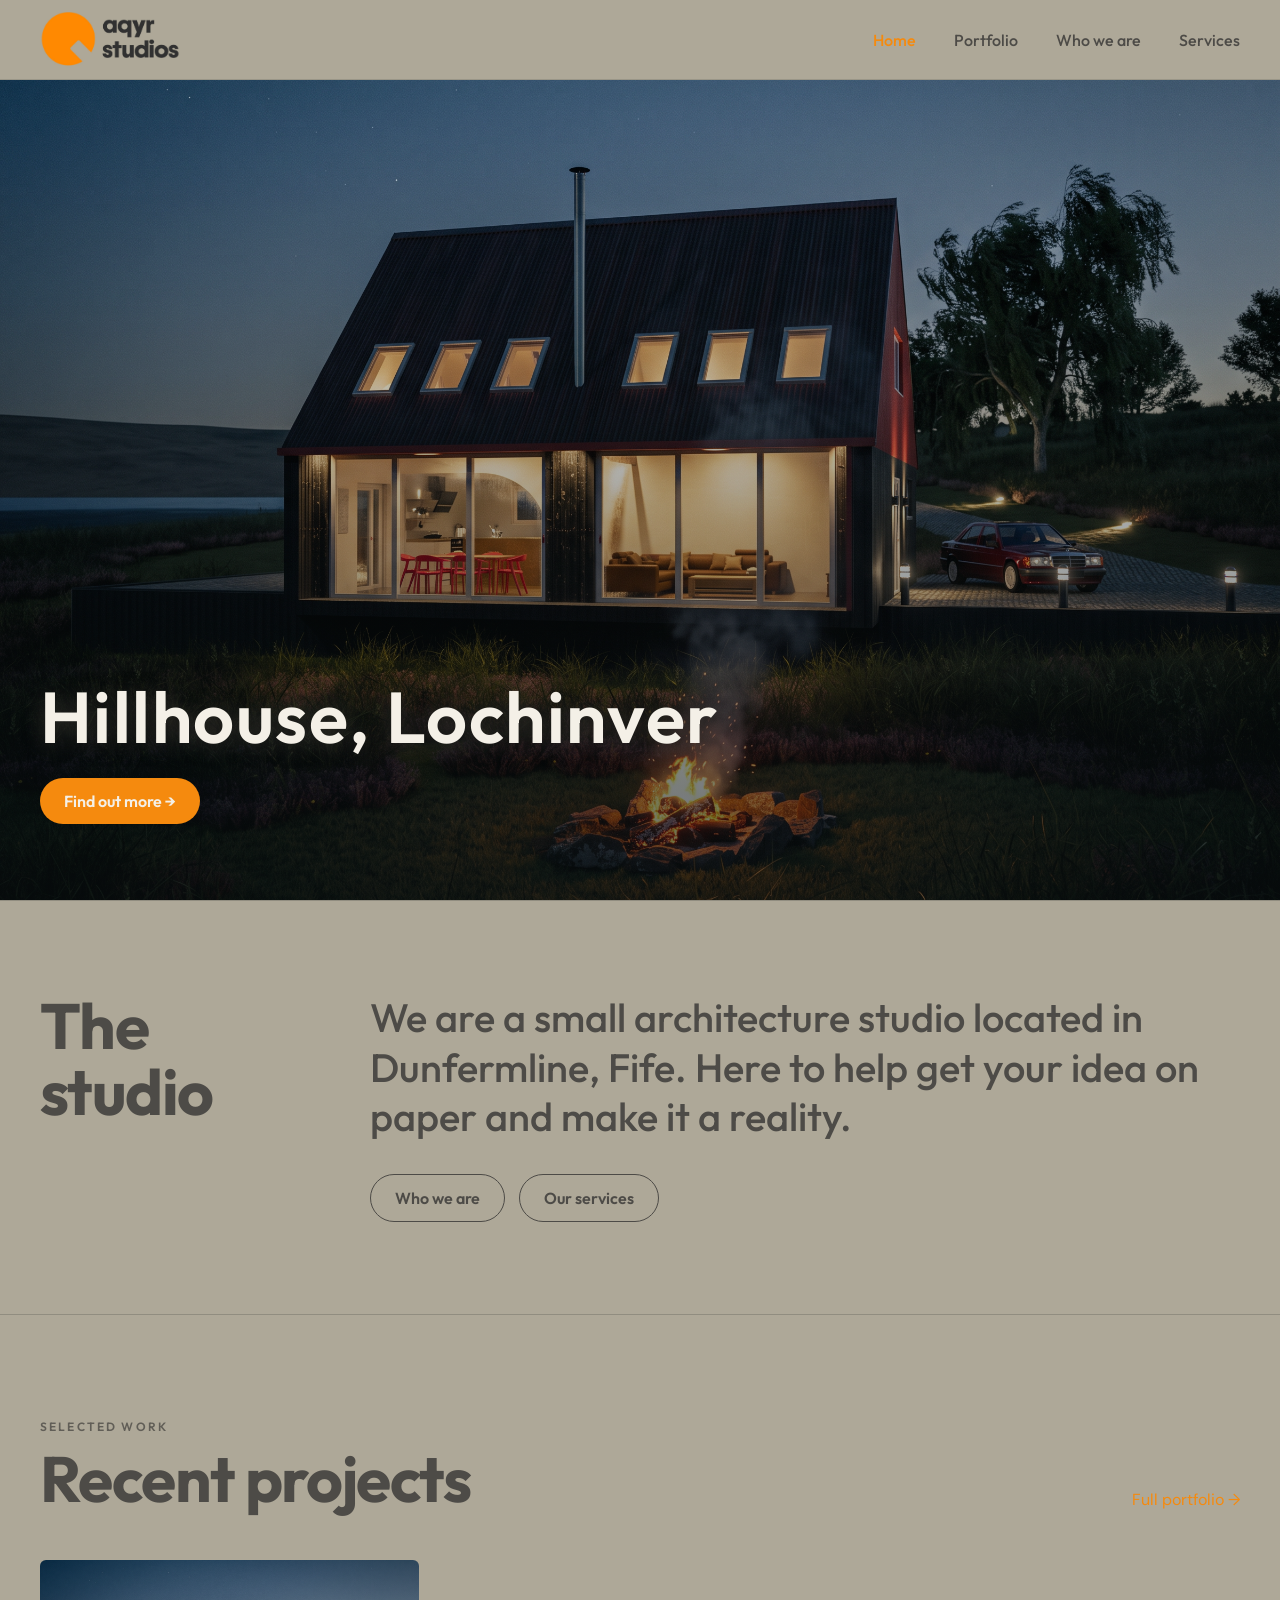
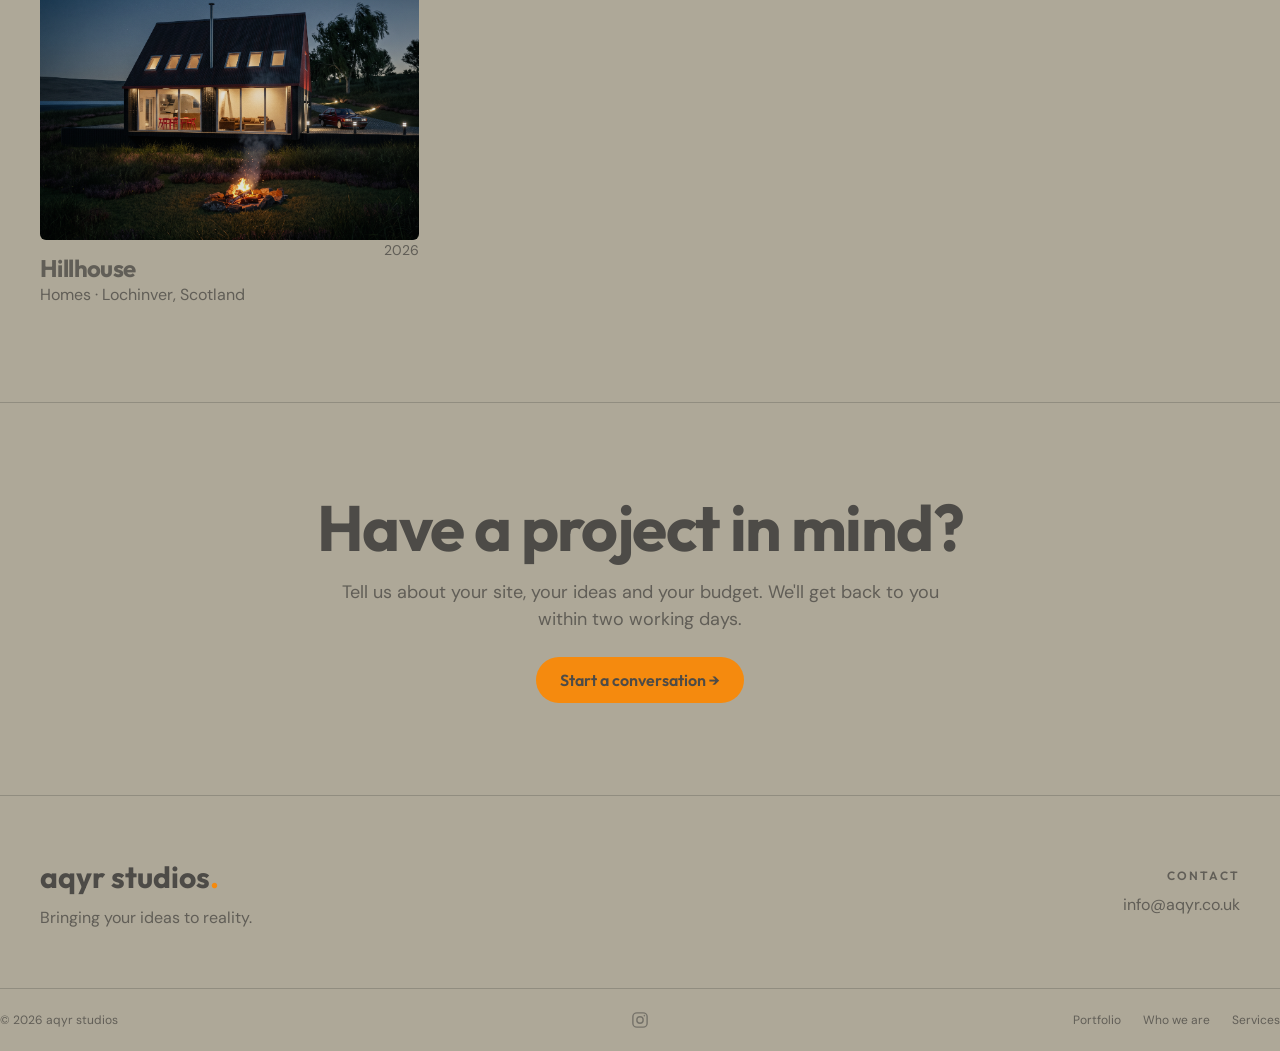
<file: index.html>
<!doctype html><html lang="en"><head><meta charset="utf-8"><meta name="viewport" content="width=device-width,initial-scale=1"><meta name="description" content="Architecture for homes, workplaces and public life."><title>aqyr studios — Architecture</title><link rel="stylesheet" href="styles.css"></head><body><header class="site-header"><div class="wrap header-inner"><a class="brand" href="index.html">aqyr studios<i>.</i></a><button class="menu-button">Menu</button><nav class="nav"><a class="active" href="index.html">Home</a><a href="portfolio.html">Portfolio</a><a href="who-we-are.html">Who we are</a><a href="services.html">Services</a></nav></div></header><main><section class="hero"><div class="wrap"><h1>Hillhouse, Lochinver</h1><a class="button" href="portfolio.html">Find out more →</a></div></section><section><div class="wrap pad intro"><p class="eyebrow">The studio</p><div><p>We're a small team of architects and designers. We listen closely, draw a lot, and build carefully — whether it's a family home, an office, or a library for a whole town.</p><div class="actions"><a class="button line" href="who-we-are.html">Who we are</a><a class="button line" href="services.html">Our services</a></div></div></div></section><section><div class="wrap pad"><div class="section-head"><div><p class="eyebrow">Selected work</p><h2>Recent projects</h2></div><a href="portfolio.html">Full portfolio →</a></div><div class="grid"><article class="project"><div class="placeholder"><span>◈</span>Image coming soon</div><div class="project-meta"><h3>Hillside House</h3><span>2025</span></div><p>Homes · Somerset, UK</p></article><article class="project"><div class="placeholder"><span>◈</span>Image coming soon</div><div class="project-meta"><h3>Foundry Yard Offices</h3><span>2025</span></div><p>Commercial · London, UK</p></article><article class="project"><div class="placeholder"><span>◈</span>Image coming soon</div><div class="project-meta"><h3>Northgate Library</h3><span>2024</span></div><p>Public · Leeds, UK</p></article></div></div></section><section><div class="wrap pad center"><h2>Have a project in mind?</h2><p>Tell us about your site, your ideas and your budget. We'll get back to you within two working days.</p><a class="button" href="mailto:hello@aqyrstudios.com">Start a conversation →</a></div></section></main><footer class="site-footer"><div class="wrap footer-grid"><div><a class="brand" href="index.html">aqyr studios<i>.</i></a><p>Architecture for homes, workplaces and public life.</p></div><div><p class="eyebrow">Visit</p><p>14 Foundry Lane<br>London E2 8DP</p></div><div><p class="eyebrow">Contact</p><p><a href="mailto:hello@aqyrstudios.com">hello@aqyrstudios.com</a><br><a href="tel:+442070000000">+44 20 7000 0000</a></p></div></div><div class="wrap footer-bottom"><span>© 2026 aqyr studios</span><nav><a href="portfolio.html">Portfolio</a><a href="who-we-are.html">Who we are</a><a href="services.html">Services</a></nav></div></footer><script src="script.js"></script></body></html>
</file>
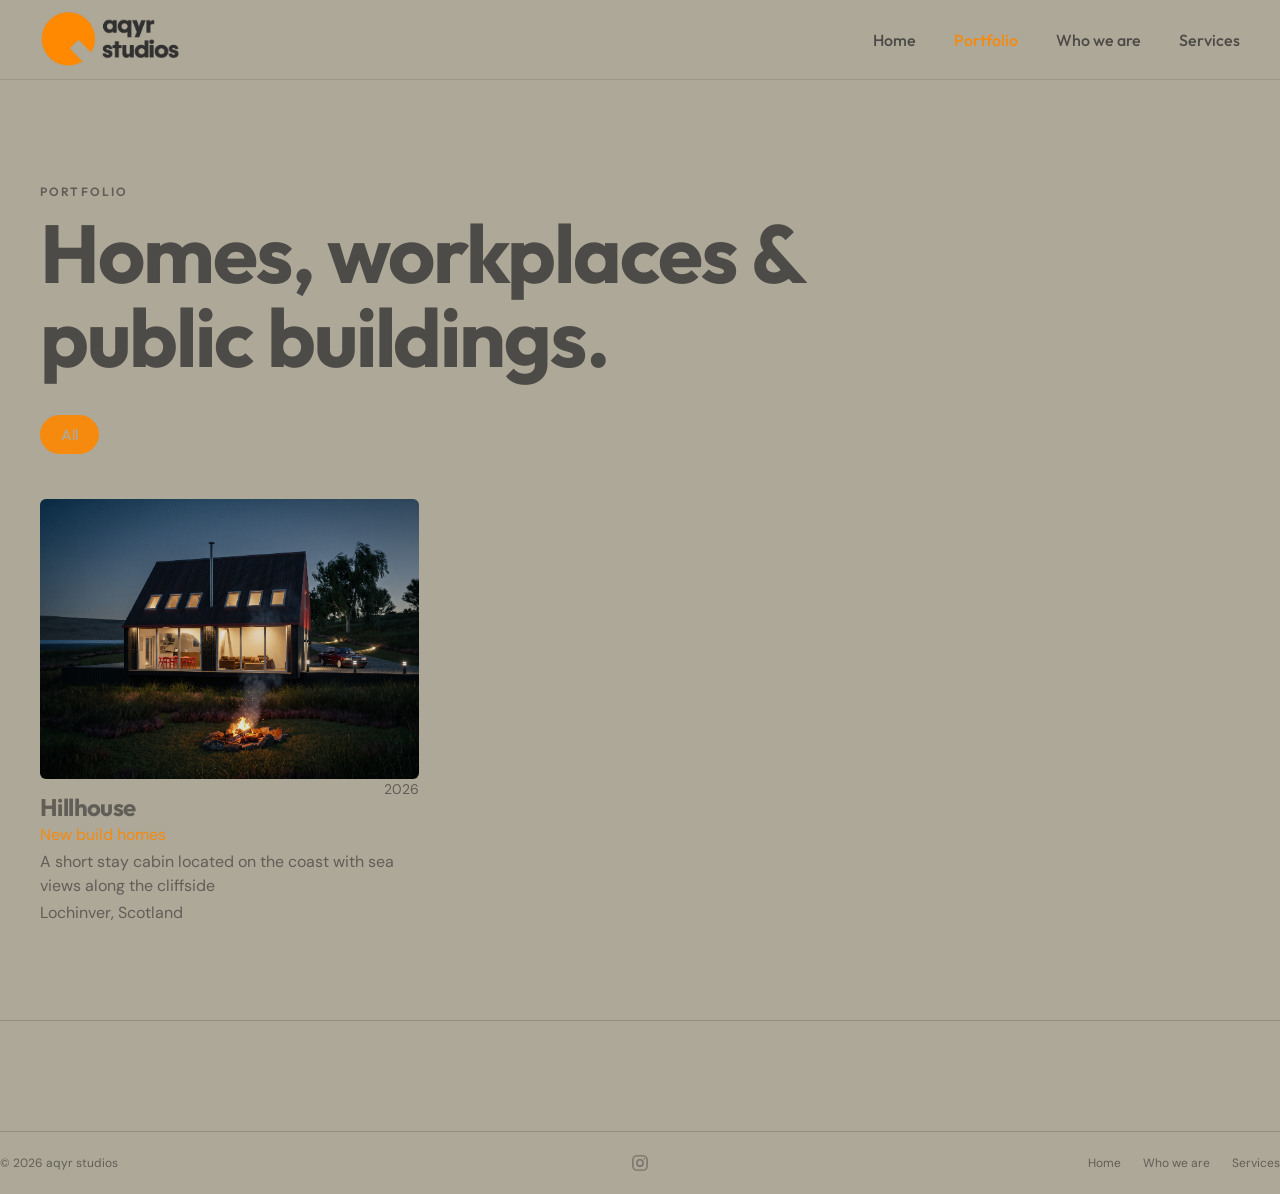
<file: portfolio.html>
<!doctype html><html lang="en"><head><meta charset="utf-8"><meta name="viewport" content="width=device-width,initial-scale=1"><title>Portfolio — aqyr studios</title><link rel="stylesheet" href="styles.css"></head><body><header class="site-header"><div class="wrap header-inner"><a class="brand" href="index.html">aqyr studios<i>.</i></a><button class="menu-button">Menu</button><nav class="nav"><a href="index.html">Home</a><a class="active" href="portfolio.html">Portfolio</a><a href="who-we-are.html">Who we are</a><a href="services.html">Services</a></nav></div></header><main><section><div class="wrap pad"><p class="eyebrow">Portfolio</p><h1 class="page-title">Homes, workplaces &amp; public buildings.</h1><div class="filters" role="tablist"><button class="filter active" data-filter="All">All</button><button class="filter" data-filter="Homes">Homes</button><button class="filter" data-filter="Commercial">Commercial</button><button class="filter" data-filter="Public">Public</button></div><div class="grid portfolio-grid"><article class="project" data-category="Homes"><div class="placeholder"><span>◈</span>Image coming soon</div><div class="project-meta"><h3>Hillside House</h3><span>2025</span></div><p class="orange">Homes</p><p>A low concrete and timber home set into a south-facing slope.</p><p>Somerset, UK</p></article><article class="project" data-category="Commercial"><div class="placeholder"><span>◈</span>Image coming soon</div><div class="project-meta"><h3>Foundry Yard Offices</h3><span>2025</span></div><p class="orange">Commercial</p><p>Six storeys of flexible workspace behind a deep precast facade.</p><p>London, UK</p></article><article class="project" data-category="Public"><div class="placeholder"><span>◈</span>Image coming soon</div><div class="project-meta"><h3>Northgate Library</h3><span>2024</span></div><p class="orange">Public</p><p>A civic library and community hall opening onto a new public square.</p><p>Leeds, UK</p></article><article class="project" data-category="Homes"><div class="placeholder"><span>◈</span>Image coming soon</div><div class="project-meta"><h3>Brick Lane Townhouse</h3><span>2024</span></div><p class="orange">Homes</p><p>A narrow infill house with deep brick window reveals.</p><p>London, UK</p></article><article class="project" data-category="Commercial"><div class="placeholder"><span>◈</span>Image coming soon</div><div class="project-meta"><h3>Harbour Market Hall</h3><span>2023</span></div><p class="orange">Commercial</p><p>The conversion of a dockside warehouse into a food market and cafés.</p><p>Bristol, UK</p></article><article class="project" data-category="Homes"><div class="placeholder"><span>◈</span>Image coming soon</div><div class="project-meta"><h3>Pine Cabin</h3><span>2023</span></div><p class="orange">Homes</p><p>A dark timber retreat with one large window to the forest.</p><p>Cairngorms, UK</p></article></div></div></section></main><footer class="site-footer"><div class="wrap footer-bottom"><span>© 2026 aqyr studios</span><nav><a href="index.html">Home</a><a href="who-we-are.html">Who we are</a><a href="services.html">Services</a></nav></div></footer><script src="script.js"></script></body></html>
</file>
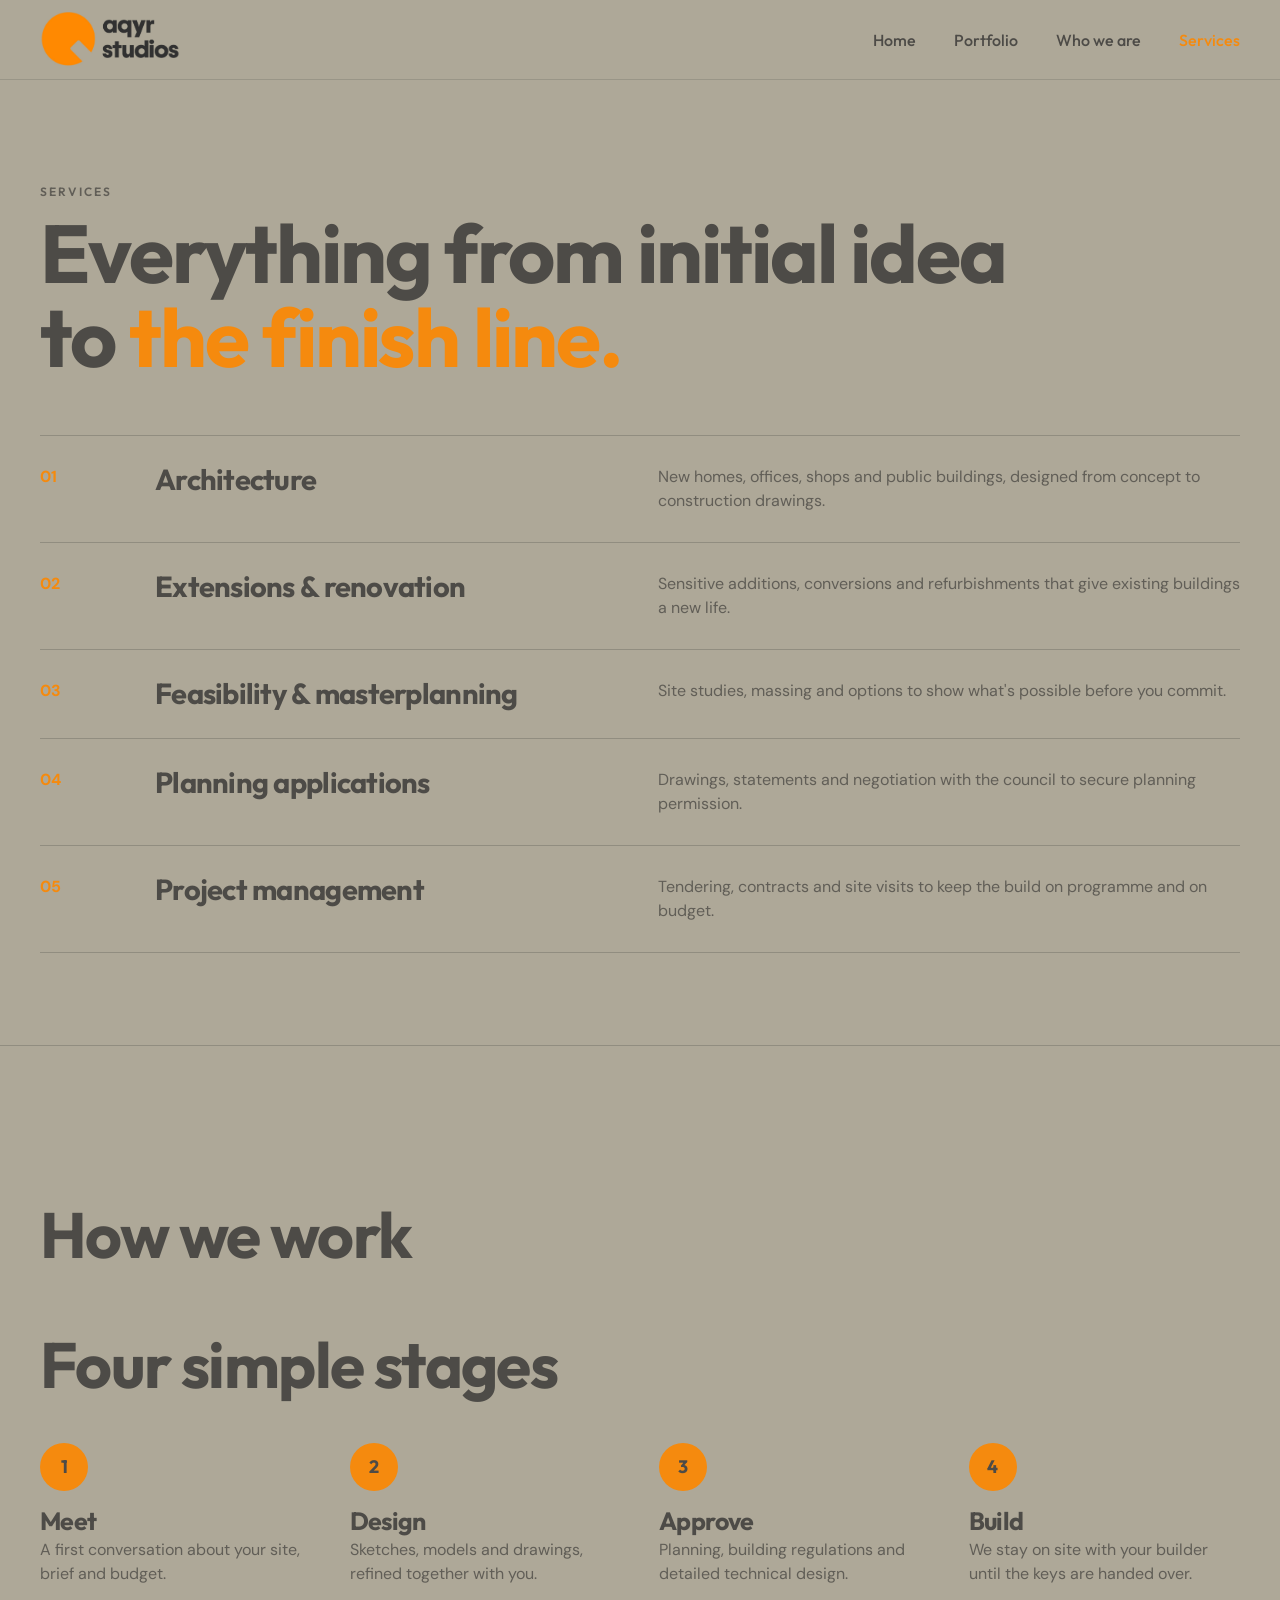
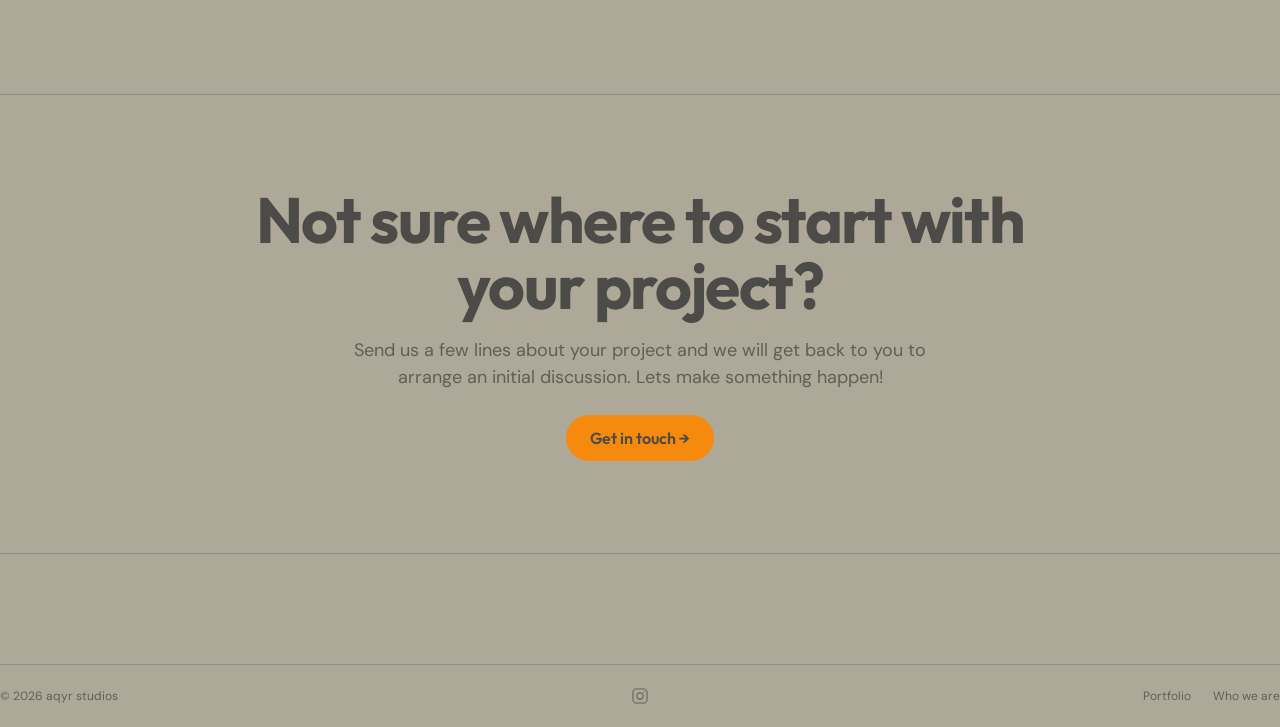
<file: services.html>
<!doctype html><html lang="en"><head><meta charset="utf-8"><meta name="viewport" content="width=device-width,initial-scale=1"><title>Services — aqyr studios</title><link rel="stylesheet" href="styles.css"></head><body><header class="site-header"><div class="wrap header-inner"><a class="brand" href="index.html">aqyr studios<i>.</i></a><button class="menu-button">Menu</button><nav class="nav"><a href="index.html">Home</a><a href="portfolio.html">Portfolio</a><a href="who-we-are.html">Who we are</a><a class="active" href="services.html">Services</a></nav></div></header><main><section><div class="wrap pad"><p class="eyebrow">Services</p><h1 class="page-title">Everything from first idea to <span class="orange">finished building.</span></h1><div class="services"><article class="service"><b class="orange">01</b><h2>Architecture</h2><p>New homes, offices, shops and public buildings, designed from concept to construction drawings.</p></article><article class="service"><b class="orange">02</b><h2>Extensions &amp; renovation</h2><p>Sensitive additions, conversions and refurbishments that give existing buildings a new life.</p></article><article class="service"><b class="orange">03</b><h2>Interior design</h2><p>Layouts, joinery, lighting and finishes that carry the architecture through to the details.</p></article><article class="service"><b class="orange">04</b><h2>Feasibility &amp; masterplanning</h2><p>Site studies, massing and options to show what's possible before you commit.</p></article><article class="service"><b class="orange">05</b><h2>Planning applications</h2><p>Drawings, statements and negotiation with the council to secure planning permission.</p></article><article class="service"><b class="orange">06</b><h2>Project management</h2><p>Tendering, contracts and site visits to keep the build on programme and on budget.</p></article></div></div></section><section><div class="wrap pad"><p class="eyebrow">How we work</p><h2 class="title">Four simple stages</h2><ol class="stages"><li><span class="number">1</span><h3>Meet</h3><p>A first conversation about your site, brief and budget.</p></li><li><span class="number">2</span><h3>Design</h3><p>Sketches, models and drawings, refined together with you.</p></li><li><span class="number">3</span><h3>Approve</h3><p>Planning, building regulations and detailed technical design.</p></li><li><span class="number">4</span><h3>Build</h3><p>We stay on site with your builder until the keys are handed over.</p></li></ol></div></section><section><div class="wrap pad center"><h2>Not sure which service you need?</h2><p>Send us a few lines about your project and we'll suggest the right starting point.</p><a class="button" href="mailto:hello@aqyrstudios.com">Get in touch →</a></div></section></main><footer class="site-footer"><div class="wrap footer-bottom"><span>© 2026 aqyr studios</span><nav><a href="portfolio.html">Portfolio</a><a href="who-we-are.html">Who we are</a></nav></div></footer><script src="script.js"></script></body></html>
</file>
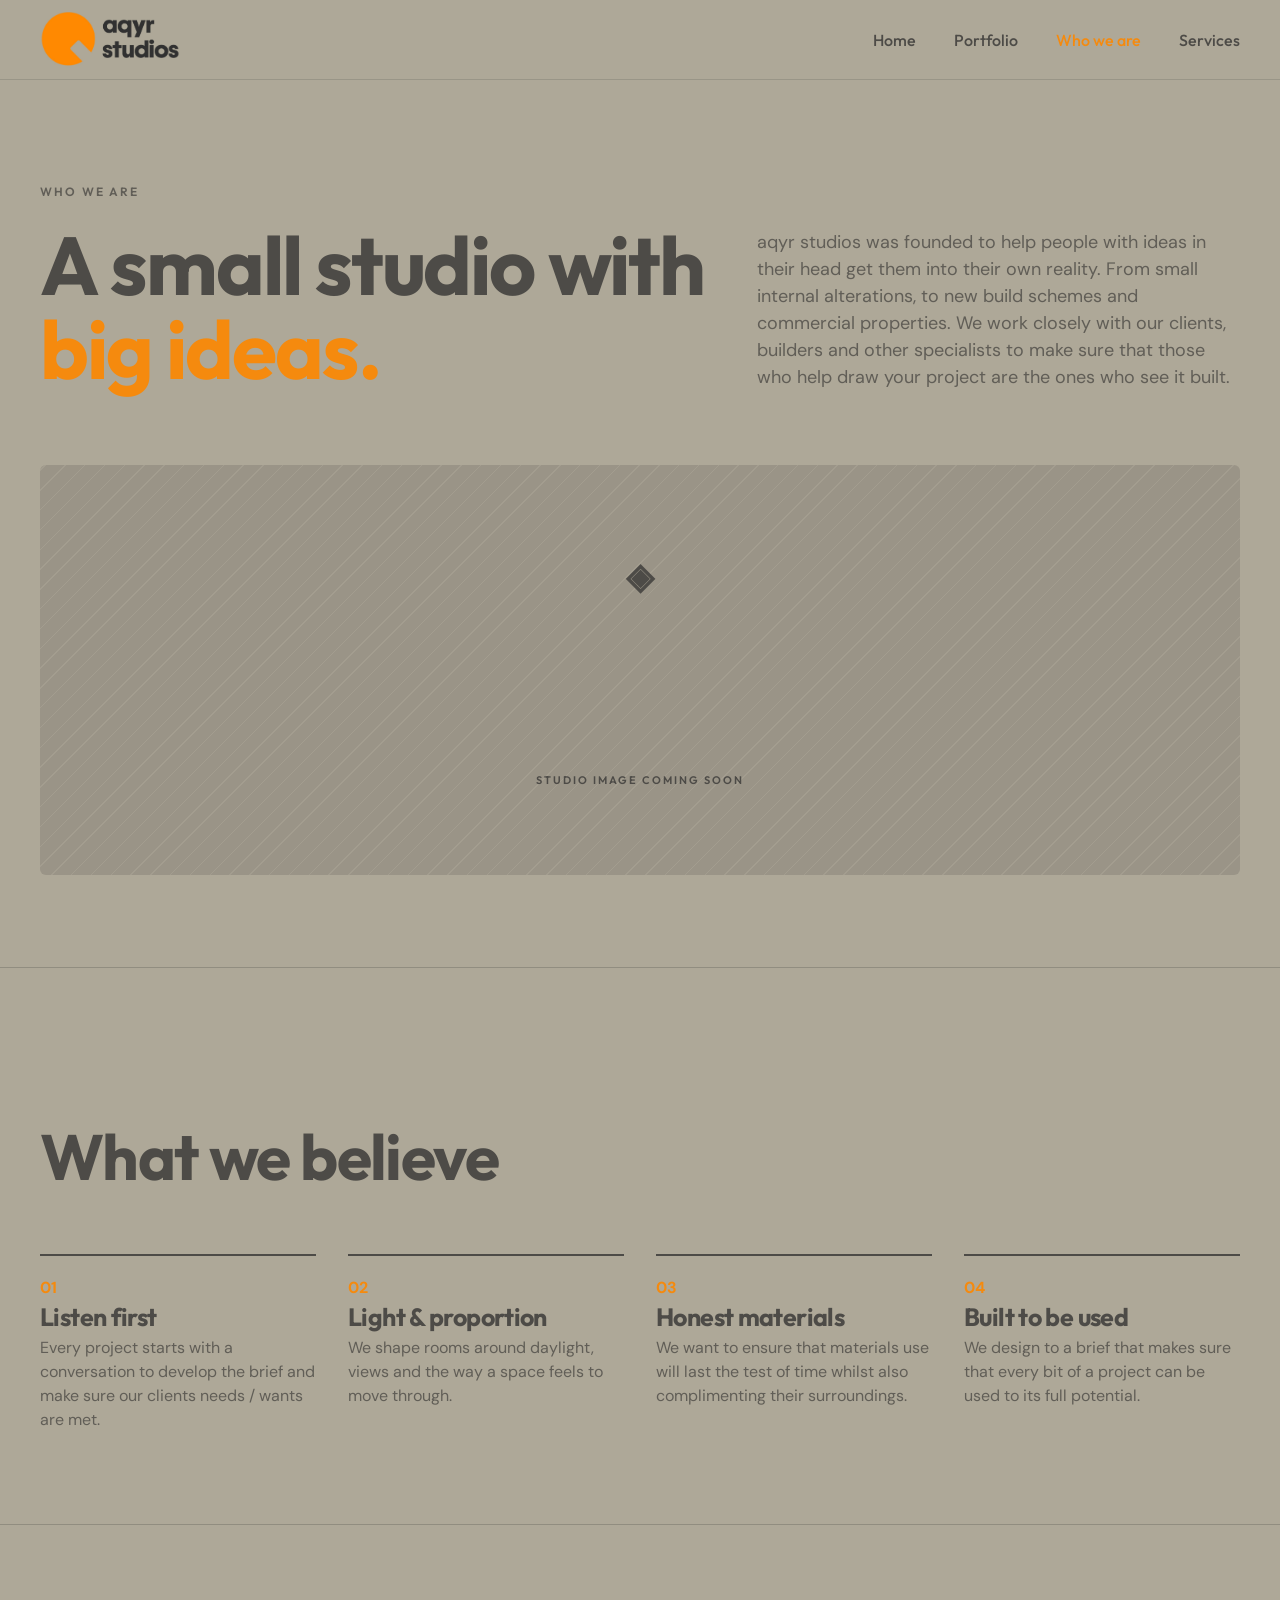
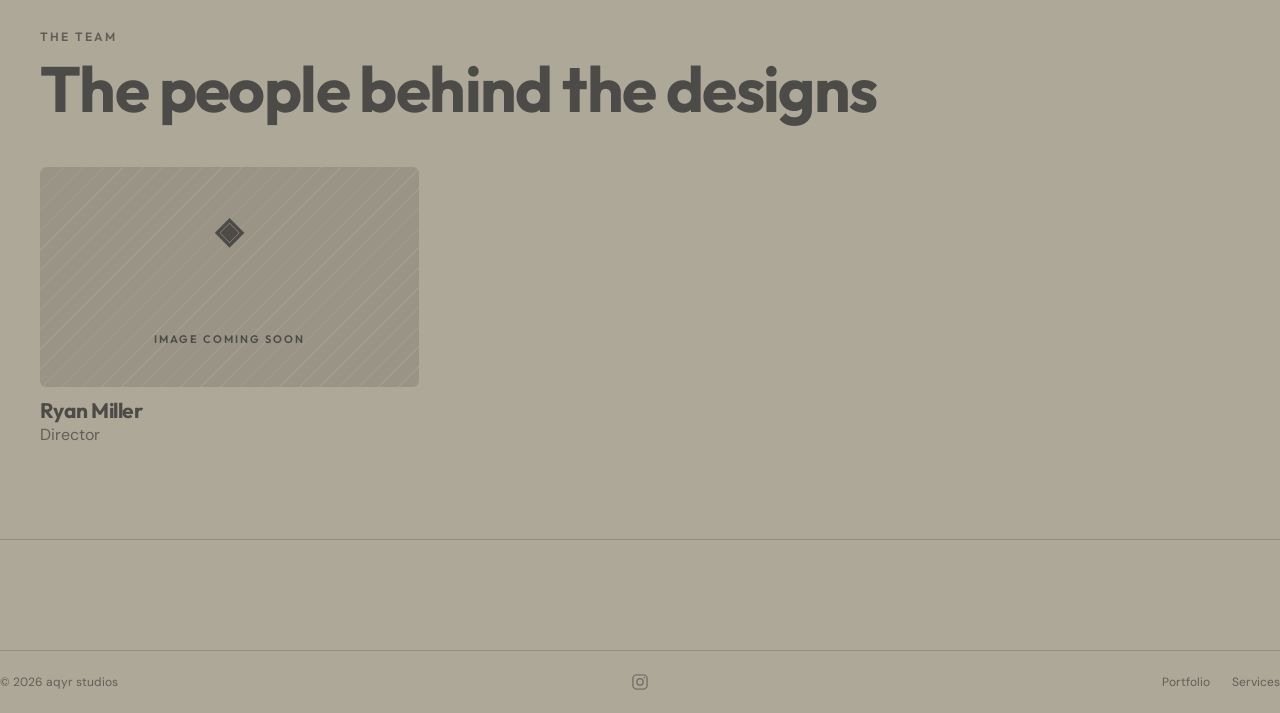
<file: who-we-are.html>
<!doctype html><html lang="en"><head><meta charset="utf-8"><meta name="viewport" content="width=device-width,initial-scale=1"><title>Who we are — aqyr studios</title><link rel="stylesheet" href="styles.css"></head><body><header class="site-header"><div class="wrap header-inner"><a class="brand" href="index.html">aqyr studios<i>.</i></a><button class="menu-button">Menu</button><nav class="nav"><a href="index.html">Home</a><a href="portfolio.html">Portfolio</a><a class="active" href="who-we-are.html">Who we are</a><a href="services.html">Services</a></nav></div></header><main><section><div class="wrap pad"><p class="eyebrow">Who we are</p><div class="about-intro"><h1 class="page-title">A small studio with a <span class="orange">big drawing table.</span></h1><div><p>aqyr studios was founded to make thoughtful architecture at every scale — from a single family home to a building used by a whole neighbourhood.</p><p>We work closely with clients, builders and specialists, keeping the team small so the people who draw your project are the ones who see it built.</p></div></div><div class="placeholder wide"><span>◈</span>Studio image coming soon</div></div></section><section><div class="wrap pad"><p class="eyebrow">What we believe</p><div class="values"><article><b class="orange">01</b><h2>Listen first</h2><p>Every project starts with understanding how people want to live, work and gather.</p></article><article><b class="orange">02</b><h2>Honest materials</h2><p>Stone, timber, brick and concrete — chosen to age well and suit the place.</p></article><article><b class="orange">03</b><h2>Light &amp; proportion</h2><p>We shape rooms around daylight, views and the way a space feels to move through.</p></article><article><b class="orange">04</b><h2>Built to last</h2><p>Low-energy, durable buildings that are simple to maintain for decades.</p></article></div></div></section><section><div class="wrap pad"><p class="eyebrow">The team</p><h2 class="title">The people behind the drawings</h2><div class="grid team"><article><div class="placeholder"><span>◈</span>Image coming soon</div><h3>Amara Quinn</h3><p>Founding Director, Architect</p></article><article><div class="placeholder"><span>◈</span>Image coming soon</div><h3>Yusuf Rahman</h3><p>Director, Architect</p></article><article><div class="placeholder"><span>◈</span>Image coming soon</div><h3>Lena Ortiz</h3><p>Associate, Interiors</p></article><article><div class="placeholder"><span>◈</span>Image coming soon</div><h3>Theo Marsh</h3><p>Project Architect</p></article></div></div></section></main><footer class="site-footer"><div class="wrap footer-bottom"><span>© 2026 aqyr studios</span><nav><a href="portfolio.html">Portfolio</a><a href="services.html">Services</a></nav></div></footer><script src="script.js"></script></body></html>
</file>
<file: styles.css>
@import url('https://fonts.googleapis.com/css2?family=DM+Sans:wght@400;500;600&family=Outfit:wght@400;500;600;700;800&display=swap');
/* Local hero image supplied with this static site. */
.hero{background-image:linear-gradient(0deg,rgba(10,16,18,.62),rgba(10,16,18,.06)),url('hero-house.png');background-position:center 47%;}
/* Supplied logo, cropped from its source artwork for the compact header lock-up. */
.site-header .brand{display:block;width:140px;height:56px;overflow:hidden;background:url('logo.jpg') center -104px/185px auto no-repeat;font-size:0}.site-header .brand i{display:none}
.hero{background-image:linear-gradient(0deg,rgba(10,16,18,.62),rgba(10,16,18,.06)),url('hero-house.png')!important;background-position:center 47%!important}
.hero{align-items:flex-end!important}.hero .wrap{padding-bottom:36px!important}
.hero{position:relative!important}.hero .wrap{position:absolute!important;left:0!important;right:0!important;bottom:0!important;padding-bottom:76px!important}
/* Homepage details and controls. */
.hero h1{font-family:'Outfit',sans-serif!important;font-weight:600!important;letter-spacing:.02em!important}
.button.line{border-color:var(--orange)!important}.button.line:hover{background:var(--orange)!important;color:var(--ink)!important}
main>section:nth-child(3) .project .placeholder{background:linear-gradient(rgba(10,16,18,.12),rgba(10,16,18,.12)),url('hero-house.png') center/cover!important;font-size:0!important}main>section:nth-child(3) .project .placeholder span{display:none!important}
.portfolio-grid .project:first-child .placeholder{background:linear-gradient(rgba(10,16,18,.12),rgba(10,16,18,.12)),url('hero-house.png') center/cover!important;font-size:0!important}.portfolio-grid .project:first-child .placeholder span{display:none!important}
.portfolio-grid .project p.orange{color:var(--orange)!important}
/* Portfolio retains Hillhouse only, with a brand-coloured All control. */
.portfolio-grid article:not(:first-child){display:none!important}.filters .filter:not(:first-child){display:none!important}.filter{border-color:var(--orange)!important}.filter.active,.filter:hover{background:var(--orange)!important;color:var(--stone)!important;border-color:var(--orange)!important}
.filters .filter{display:inline-block!important;border-color:#76736a!important;color:#76736a!important;background:transparent!important}.filters .filter.active,.filters .filter:hover{background:var(--orange)!important;color:var(--stone)!important;border-color:var(--orange)!important}
.footer-grid>div:nth-child(3) p:nth-of-type(2) a:nth-child(2){display:none!important}
.stages{list-style:none;padding-left:0}.stages li::marker{content:''}
.site-header{background:#AEA898!important;backdrop-filter:none!important}.button.line{border-color:var(--ink)!important}.section-head>a{color:var(--orange)!important}.footer-grid>div:nth-child(2){display:none!important}
.footer-grid>div:nth-child(3){grid-column:3!important;justify-self:end!important;text-align:right!important}
.footer-bottom{position:relative}.instagram-link{position:absolute;left:50%;top:50%;transform:translate(-50%,-50%);display:grid;place-items:center;color:#76736a}.instagram-link:hover{color:var(--orange)}.instagram-link svg{width:19px;height:19px}
main>section:nth-child(2)>.wrap>.eyebrow{font-family:'Outfit',sans-serif!important;font-size:clamp(38px,5vw,68px)!important;font-weight:700!important;letter-spacing:-.025em!important;line-height:1.03!important;text-transform:none!important;color:var(--ink)!important}
/* The home page now shows only the selected Hillside House project. */
main>section:nth-child(3) .grid article:nth-child(2),main>section:nth-child(3) .grid article:nth-child(3){display:none}
:root{--stone:#aea898;--ink:#4d4b47;--cream:#f4f0e7;--orange:#f58a0e;--line:#918d80}*{box-sizing:border-box}html{scroll-behavior:smooth}body{margin:0;background:var(--stone);color:var(--ink);font-family:'DM Sans',sans-serif;line-height:1.5}h1,h2,h3,.display{font-family:Outfit,sans-serif;letter-spacing:-.025em;line-height:1.03}a{color:inherit;text-decoration:none}.wrap{width:min(1280px,100%);margin:auto;padding:0 40px}.site-header{position:sticky;top:0;z-index:10;height:80px;border-bottom:1px solid color-mix(in srgb,var(--line) 70%,transparent);background:color-mix(in srgb,var(--stone) 92%,transparent);backdrop-filter:blur(10px)}.header-inner{height:100%;display:flex;align-items:center;justify-content:space-between}.brand{font:700 30px Outfit,sans-serif}.brand i{font-style:normal;color:var(--orange)}.nav{display:flex;gap:38px;font:500 16px Outfit,sans-serif}.nav a:hover,.nav a.active{color:var(--orange)}.menu-button{display:none;background:none;border:0;font:600 18px Outfit,sans-serif;color:var(--ink)}.hero{min-height:calc(100vh - 80px);display:flex;align-items:end;color:var(--cream);background:linear-gradient(0deg,rgba(40,38,32,.53),rgba(40,38,32,.04)),url('https://images.unsplash.com/photo-1600607687939-ce8a6c25118c?auto=format&fit=crop&w=2000&q=85') center/cover}.hero .wrap{padding-bottom:96px}.hero h1{margin:0;font-size:clamp(42px,6vw,72px);text-shadow:0 2px 20px #2f2c27}.eyebrow{text-transform:uppercase;letter-spacing:.18em;font:600 12px Outfit,sans-serif;color:#615e57}.button{display:inline-flex;align-items:center;gap:10px;margin-top:24px;padding:13px 24px;border-radius:99px;background:var(--orange);font:600 16px Outfit,sans-serif}.button:hover{filter:brightness(.91);transform:translateY(-1px)}.button.line{margin:0;background:transparent;border:1.5px solid var(--ink)}.button.line:hover{background:var(--ink);color:var(--cream)}section{border-top:1px solid var(--line)}section:first-of-type{border:0}.pad{padding-top:92px;padding-bottom:92px}.intro{display:grid;grid-template-columns:3fr 9fr;gap:40px}.intro p{margin:0;font:500 clamp(25px,3.1vw,44px)/1.25 Outfit,sans-serif}.actions{display:flex;flex-wrap:wrap;gap:14px;margin-top:32px}.section-head{display:flex;align-items:end;justify-content:space-between;gap:24px}.section-head h2,.title{margin:9px 0 0;font-size:clamp(38px,5vw,68px)}.grid{display:grid;grid-template-columns:repeat(3,1fr);gap:32px;margin-top:48px}.project h3{margin:16px 0 0;font-size:24px}.project-meta{display:flex;justify-content:space-between;gap:10px;font-size:14px;color:#615e57}.project p{margin:3px 0;color:#615e57}.placeholder{display:grid;place-items:center;min-height:280px;background:repeating-linear-gradient(-45deg,#a39d8f 0 1px,transparent 1px 14px),#9a9487;border-radius:6px;color:var(--ink);font:600 11px Outfit,sans-serif;letter-spacing:.18em;text-align:center;text-transform:uppercase}.placeholder span{display:block;font-size:36px;letter-spacing:0}.center{text-align:center}.center h2{font-size:clamp(38px,5vw,68px);margin:0 auto;max-width:800px}.center p{max-width:600px;margin:18px auto 0;color:#615e57;font-size:18px}.site-footer{border-top:1px solid var(--line);padding:62px 0 0}.footer-grid{display:grid;grid-template-columns:repeat(3,1fr);gap:32px}.footer-grid p{margin:10px 0;color:#615e57}.footer-bottom{display:flex;justify-content:space-between;gap:20px;border-top:1px solid var(--line);margin-top:48px;padding:22px 0;color:#615e57;font-size:12px}.footer-bottom nav{display:flex;gap:22px}.page-title{font-size:clamp(46px,7vw,82px);max-width:980px;margin:12px 0 0}.orange{color:var(--orange)}.services{margin-top:55px;border-top:1px solid var(--line)}.service{display:grid;grid-template-columns:1fr 5fr 6fr;gap:18px;padding:29px 0;border-bottom:1px solid var(--line)}.service h2{margin:0;font-size:29px}.service p{margin:0;color:#615e57}.stages{display:grid;grid-template-columns:repeat(4,1fr);gap:38px;margin-top:45px}.number{display:grid;place-items:center;width:48px;height:48px;border-radius:50%;background:var(--orange);font:700 18px Outfit,sans-serif}.stages h3{font-size:25px;margin:18px 0 4px}.stages p,.team p{margin:0;color:#615e57}.filters{display:flex;flex-wrap:wrap;gap:8px;margin-top:35px}.filter{border:1px solid var(--line);border-radius:30px;background:transparent;padding:9px 20px;font:500 15px Outfit,sans-serif;color:var(--ink);cursor:pointer}.filter.active,.filter:hover{background:var(--ink);color:var(--cream);border-color:var(--ink)}.portfolio-grid{margin-top:45px}.portfolio-grid .project{animation:rise .5s both}.team{margin-top:45px}.team .placeholder{min-height:220px}.team h3{font-size:21px;margin:13px 0 2px}.values{display:grid;grid-template-columns:repeat(4,1fr);gap:32px;margin-top:42px}.values article{border-top:2px solid var(--ink);padding-top:20px}.values h2{font-size:25px;margin:5px 0}.values p{color:#615e57;margin:0}.about-intro{display:grid;grid-template-columns:7fr 5fr;gap:40px}.about-intro p{font-size:18px;color:#615e57}.wide{min-height:410px;margin-top:56px}@keyframes rise{from{opacity:0;transform:translateY(12px)}to{opacity:1;transform:none}}@media(max-width:720px){.wrap{padding:0 22px}.nav{display:none}.menu-button{display:block}.nav.open{display:flex;position:absolute;top:80px;left:0;right:0;flex-direction:column;gap:20px;padding:24px 22px;background:var(--stone);border-bottom:1px solid var(--line)}.hero .wrap{padding-bottom:55px}.pad{padding-top:58px;padding-bottom:58px}.intro,.about-intro{grid-template-columns:1fr;gap:18px}.grid,.stages,.values,.footer-grid{grid-template-columns:1fr}.section-head{align-items:start;flex-direction:column}.service{grid-template-columns:48px 1fr}.service p{grid-column:2}.footer-bottom{flex-direction:column}.wide{min-height:270px}.team{grid-template-columns:repeat(2,1fr)}}
</file>
